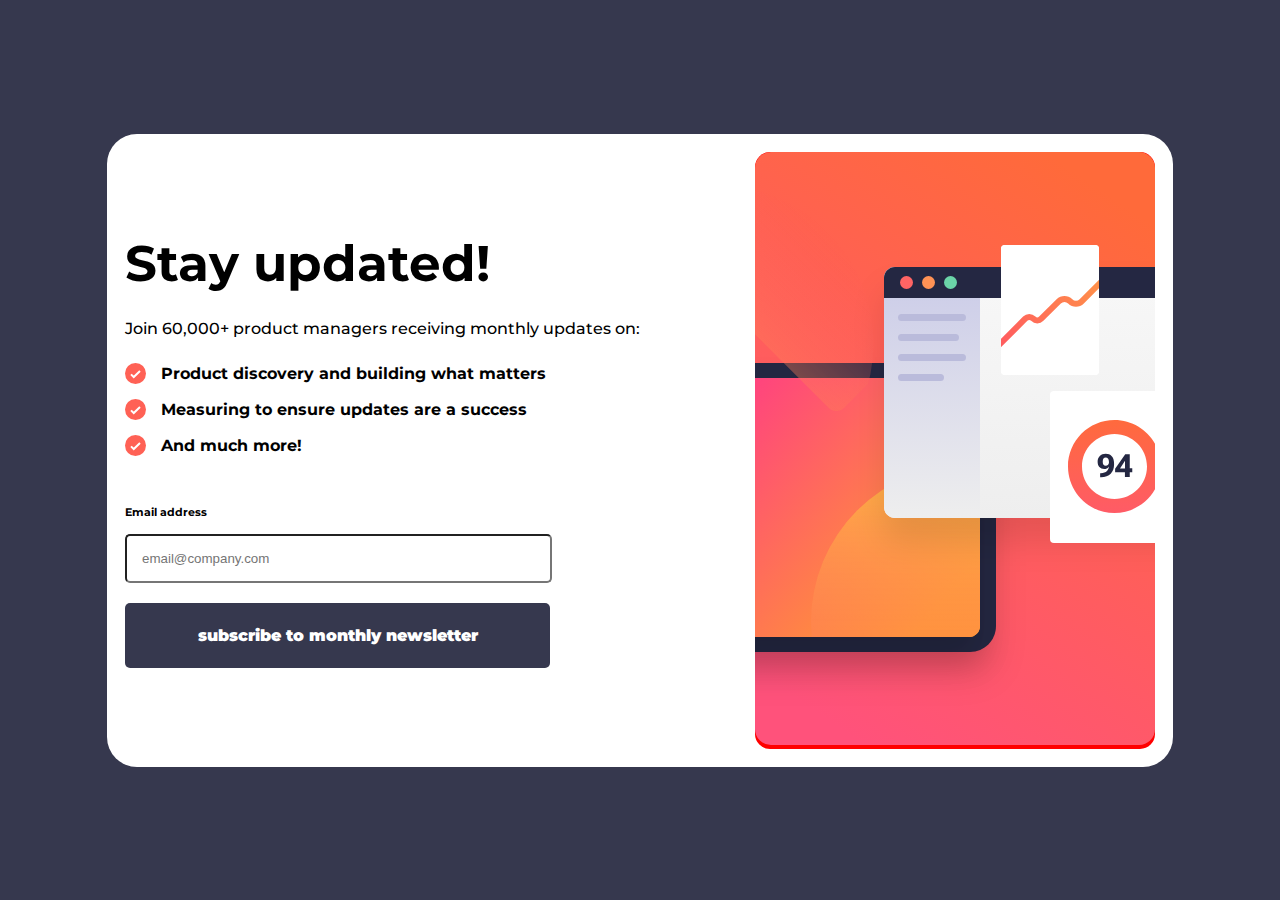
<file: index.html>
<!DOCTYPE html>
<html lang="en">
<head>
  <meta charset="UTF-8">
  <meta name="viewport" content="width=device-width, initial-scale=1.0"> <!-- displays site properly based on user's device -->
  <link rel="preconnect" href="https://fonts.googleapis.com">
<link rel="preconnect" href="https://fonts.gstatic.com" crossorigin>
<link href="https://fonts.googleapis.com/css2?family=Montserrat:wght@200;400&display=swap" rel="stylesheet">
  <link rel="stylesheet" href="./style.css">
  <link rel="icon" type="image/png" sizes="32x32" href="./assets/images/favicon-32x32.png">
  
  <title>Frontend Mentor | Newsletter sign-up form with success message</title>

  <!-- Feel free to remove these styles or customise in your own stylesheet 👍 -->
  <!-- <style>
    .attribution { font-size: 11px; text-align: center; }
    .attribution a { color: hsl(228, 45%, 44%); }
  </style> -->
</head>
<body>
  <div class="container">
    <div class="row-1">
      <div>
        <h1 class="stay">Stay updated!</h1>
        <div class="p">
          <p >  Join 60,000+ product managers receiving monthly updates on:</p>
        </div>
        
        <div class="img-container">
          <div class="list1">
            <img src="./assets/images/icon-list.svg" alt="">
            <h4>Product discovery and building what matters</h4>
          </div>
        </div>
        <div class="img-container">
        <div class="list1">
          <img src="./assets/images/icon-list.svg" alt="">
          <h4>  Measuring to ensure updates are a success</h4>
        </div>
      </div>
      <div class="img-container">
      <div class="list1">
        <img src="./assets/images/icon-list.svg" alt="">
        <h4>And much more!</h4>
      </div>
    </div>
    <form action="./thanks.html">
      <div class="email-div">
        <div class="error">
          <h6>Email address</h6>
          <h6 class="valid">Valid email required</h6>
        </div>
        
        <input onclick="return simple()"   class="email-id "  type="email" name="" placeholder="email@company.com" >
      </div>
      <div class="anchor">
        
        <a  class="iamanchor" href="./thanks.html">subscribe to monthly newsletter</a>
      </div>
    </form>
    
    
    
      
      </div>
      <div class="row-2">
        <div class="right-img-container">
          <img class="right-img" src="./assets/images/illustration-sign-up-desktop.svg" alt="">
        </div>
        
      </div>

    </div>

  </div>
<!-- 

  Stay updated!

  Join 60,000+ product managers receiving monthly updates on:

  Product discovery and building what matters
  Measuring to ensure updates are a success
  And much more!

  Email address
  email@company.com

  Subscribe to monthly newsletter

  

  

  Thanks for subscribing!

  A confirmation email has been sent to ash@loremcompany.com. 
  Please open it and click the button inside to confirm your subscription.

  Dismiss message 
  
  <div class="attribution">
    Challenge by <a href="https://www.frontendmentor.io?ref=challenge" target="_blank">Frontend Mentor</a>. 
    Coded by <a href="#">Your Name Here</a>.
  </div>  -->
  <script src="./index.js">

  </script>
</body>
</html>
</file>
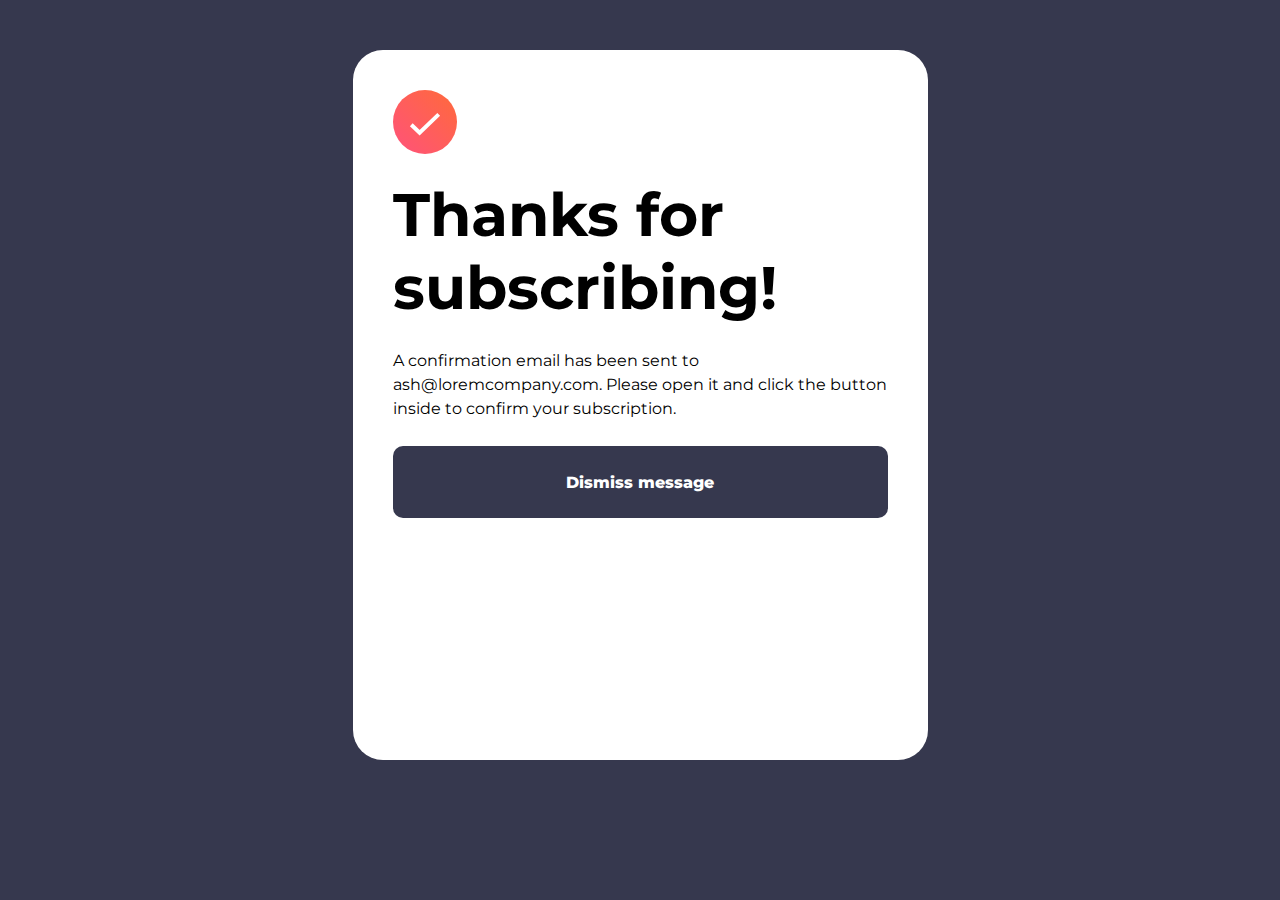
<file: thanks.html>
<!DOCTYPE html>
<html lang="en">
<head>
    <meta charset="UTF-8">
    <meta name="viewport" content="width=device-width, initial-scale=1.0">
    <link rel="preconnect" href="https://fonts.gstatic.com" crossorigin>
<link href="https://fonts.googleapis.com/css2?family=Montserrat:wght@200;400&display=swap" rel="stylesheet">
    <link rel="stylesheet" href="./thanks.css">
    <title>Document</title>
</head>
<body>
    <div class="container">
        <div class="col">
            <div >
                <img class="img-tic" src="./assets/images/icon-success.svg" alt="">
            </div>
            <div class="thanks">
                <h1>Thanks for subscribing! </h1>
            </div>
            <div class="p">
                <p>
                
                    A confirmation email has been sent to ash@loremcompany.com. 
                    Please open it and click the button inside to confirm your subscription.
                              </p>
            </div>
            
            <div class="dismiss">
                <a class="dismiss-a" href="">Dismiss message</a>
            </div>

        </div>

    </div>
    
</body>
</html>
</file>
<file: style.css>
*{
    margin: 0;
    padding: 0;
}
body{
    
    font-family: 'Montserrat', sans-serif;
    
}
.container{
    background-color:  hsl(235, 18%, 26%);
    height: 100vh;
    display: flex;
    align-items: center;
    justify-content: center;
}
.row-1{
    background-color: white;
  padding: 2vh;
    border-radius: 30px;
    display: flex;
    display: flex;
    align-items: center;
    justify-content: center;
    flex-direction: row;
}
.stay{
    
    font-size: 50px;
    font-family: 'Montserrat', sans-serif;
    margin-bottom: 25px;
}
.p{
    width: 60vh;
    font-weight: 500;
    margin-bottom: 25px;
}
.img-container{
    width: 70vh;
}
.list1{
    margin-bottom: 15px;
    display: flex;
  
    width: 60vh;
    align-items: center;
    text-align: left;
    
    
}
.list1 h4{
    margin-left: 15px;
}
.email-div{
    margin-top: 50px;
    width: 47vh;
    
}

.error{
    display: flex;
    flex-direction: row;
    justify-content: space-between;
}
.valid{
    animation-name: valid;
    animation-duration: 1s;
    color: red;
    display: none;
}
@keyframes valid {
    0%{
        transform: translateX(-20px);
        opacity: 0;
    }
    50%{
        transform: translateX(20px);
    }
}

.sample{
    border: 1px solid red;
    background-color:hsla(4, 100%, 67%, 0.277);
    
    color: hsl(4, 100%, 67%);
    animation-name: sample;
    animation-duration: 1s;
}
@keyframes sample {
    0%{
        opacity: 0;
    }
    50%{
        
    }
}
.email-div input{
    margin-top: 15px;
    border-radius: 5px;
    width: 47vh;
    height: 5vh;
    margin-bottom: 20px;
}
::placeholder{
    padding: 15px;

}
.email-id{
    display: flex;
    justify-content: center;
    align-items: center;
}
.anchor{
   
    background-color:  hsl(235, 18%, 26%);
    height: 5vh;
    border-radius: 5px;
    width: 45vh;
    display: flex;
    justify-content: center;
    align-items: center;
    padding: 10px;
    
    
}
.anchor a{
    text-decoration: none;
    color: white;
    font-weight:900;
}
.row2{

}
.right-img-container{
    height: 100%;
    background-color: red;
    border-radius: 15px;
}
.right-img{
    height: 100%;
    
}
</file>
<file: thanks.css>
*{
    padding: 0;
    margin: 0;
}
body{
    background-color: hsl(235, 18%, 26%);
    font-family: 'Montserrat', sans-serif;
}
.container{
    height: 90vh;
    display: flex;
    justify-content: center;
    align-items: center;
    
  
}
.col{
    padding: 40px;
    border-radius: 30px;
    display: flex;
    flex-direction: column;
    background-color: rgb(255, 255, 255);
    width: 55vh;
    height: 70vh;
    
    
}
.img-tic{
    margin-bottom: 20px;
}
.thanks{
    font-size: 30px;
    width:80%;
    margin-bottom: 25px;
}
.p{
   line-height: 1.5; 
    margin-bottom: 25px;
    width: 100%;
}
.dismiss{
    height: 8vh;
    border-radius: 10px;
    display: flex;
    justify-content: center;
    align-items: center;
    background-color: hsl(235, 18%, 26%);


}
.dismiss-a{
    padding: 20px;
    text-decoration: none;
    display: flex;
    justify-content: center;
    align-items: center;
    color: white;
    font-weight: 800;
    
}
</file>
